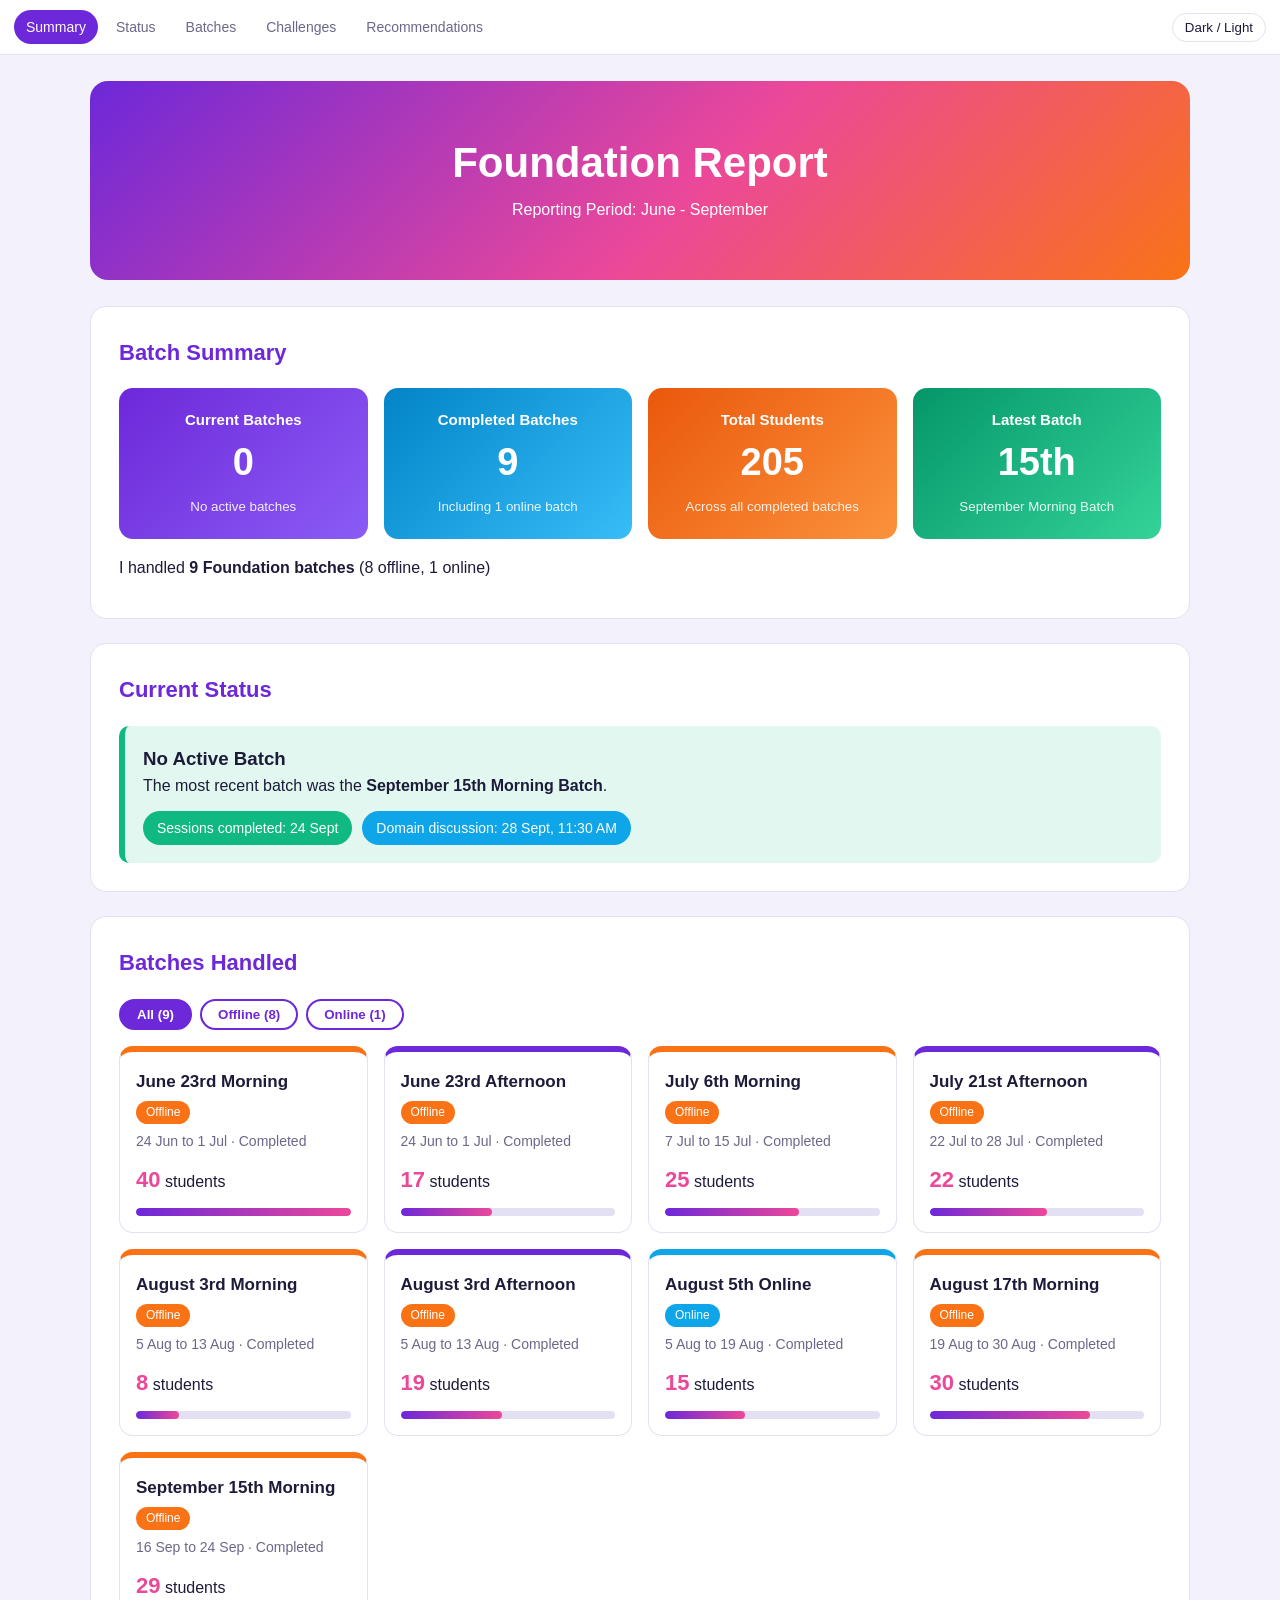
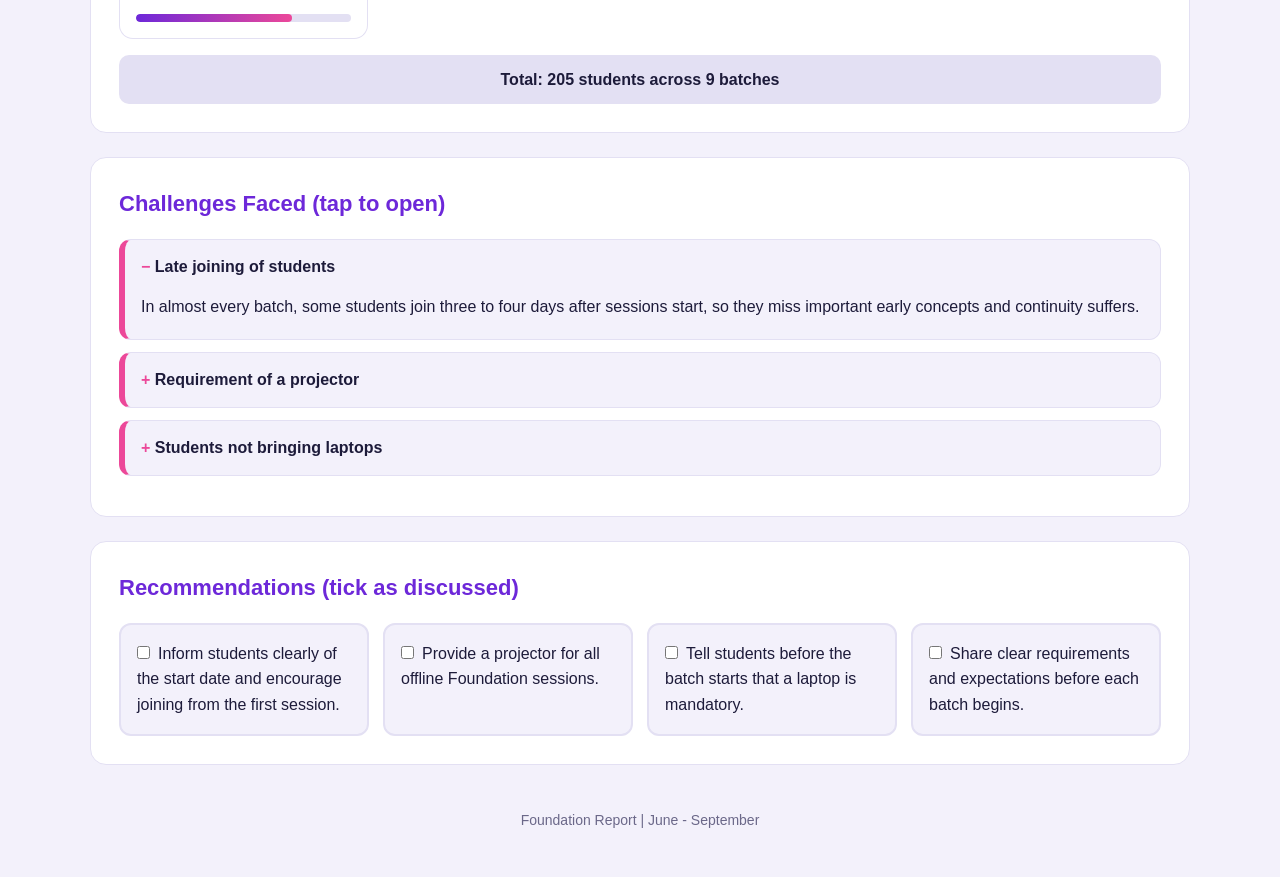
<file: index.html>
<!DOCTYPE html>
<html lang="en">
<head>
<meta charset="UTF-8">
<meta name="viewport" content="width=device-width, initial-scale=1, viewport-fit=cover">
<title>Foundation Mentor Report | June - September</title>
<link rel="stylesheet" href="report.css">
</head>
<body>
<nav>
<a href="#sum">Summary</a><a href="#status">Status</a><a href="#batches">Batches</a><a href="#issues">Challenges</a><a href="#recs">Recommendations</a>
<button id="theme" aria-label="Toggle dark mode">Dark / Light</button>
</nav>
<main>
<header>
<h1>Foundation Report</h1>
<p>Reporting Period: June - September</p>
</header>

<section id="sum">
<h2>Batch Summary</h2>
<div class="grid">
<div class="stat"><h3>Current Batches</h3><p class="n" data-n="0">0</p><small>No active batches</small></div>
<div class="stat"><h3>Completed Batches</h3><p class="n" data-n="9">0</p><small>Including 1 online batch</small></div>
<div class="stat"><h3>Total Students</h3><p class="n" data-n="205">0</p><small>Across all completed batches</small></div>
<div class="stat"><h3>Latest Batch</h3><p class="n">15th</p><small>September Morning Batch</small></div>
</div>
<p style="margin-top:16px">I handled <strong>9 Foundation batches</strong> (8 offline, 1 online)</p>
</section>

<section id="status">
<h2>Current Status</h2>
<div class="status">
<h3>No Active Batch</h3>
<p>The most recent batch was the <strong>September 15th Morning Batch</strong>.</p>
<div class="tl">
<span class="chip">Sessions completed: 24 Sept</span>
<span class="chip next">Domain discussion: 28 Sept, 11:30 AM</span>
</div>
</div>
</section>

<section id="batches">
<h2>Batches Handled</h2>
<div class="filters" id="filters">
<button class="on" data-f="all">All (9)</button>
<button data-f="offline">Offline (8)</button>
<button data-f="online">Online (1)</button>
</div>
<div class="cards" id="cards"></div>
<div class="total">Total: 205 students across 9 batches</div>
</section>

<section id="issues">
<h2>Challenges Faced (tap to open)</h2>
<details open><summary>Late joining of students</summary><div><p>In almost every batch, some students join three to four days after sessions start, so they miss important early concepts and continuity suffers.</p></div></details>
<details><summary>Requirement of a projector</summary><div><p>Showing code and demos on a projector helps everyone follow, especially students without an IT background.</p><p>It beats relying on Google Meet or individual screens because the whole classroom sees the same thing.</p></div></details>
<details><summary>Students not bringing laptops</summary><div><p>Some students don't know they must bring laptops from day one. Foundation sessions include practical coding, so a laptop is essential.</p></div></details>
</section>

<section id="recs">
<h2>Recommendations (tick as discussed)</h2>
<div class="rec">
<label><input type="checkbox"><span>Inform students clearly of the start date and encourage joining from the first session.</span></label>
<label><input type="checkbox"><span>Provide a projector for all offline Foundation sessions.</span></label>
<label><input type="checkbox"><span>Tell students before the batch starts that a laptop is mandatory.</span></label>
<label><input type="checkbox"><span>Share clear requirements and expectations before each batch begins.</span></label>
</div>
</section>

<footer>Foundation Report | June - September</footer>
</main>

<script>
const B=[
["June 23rd Morning","Offline","24 Jun","1 Jul",40],["June 23rd Afternoon","Offline","24 Jun","1 Jul",17],
["July 6th Morning","Offline","7 Jul","15 Jul",25],["July 21st Afternoon","Offline","22 Jul","28 Jul",22],
["August 3rd Morning","Offline","5 Aug","13 Aug",8],["August 3rd Afternoon","Offline","5 Aug","13 Aug",19],
["August 5th Online","Online","5 Aug","19 Aug",15],["August 17th Morning","Offline","19 Aug","30 Aug",30],
["September 15th Morning","Offline","16 Sep","24 Sep",29]];
const cards=document.getElementById("cards");
function draw(f){
cards.innerHTML=B.filter(b=>f==="all"||b[1].toLowerCase()===f).map((b,i)=>
`<div class="bc ${b[1]==="Online"?"online":b[0].includes("Morning")?"Morning":""}"><h3>${b[0]}</h3><span class="tag">${b[1]}</span><p class="dates">${b[2]} to ${b[3]} · Completed</p><p><b>${b[4]}</b> students</p><div class="bar"><i style="width:${b[4]/40*100}%"></i></div></div>`).join("");
}
draw("all");
document.getElementById("filters").onclick=e=>{
const t=e.target.closest("button");if(!t)return;
document.querySelectorAll("#filters button").forEach(x=>x.classList.remove("on"));
t.classList.add("on");draw(t.dataset.f);};
document.querySelectorAll("[data-n]").forEach(el=>{
const end=+el.dataset.n;let s=null;
const step=t=>{s=s||t;const p=Math.min((t-s)/1200,1);el.textContent=Math.round(end*p);if(p<1)requestAnimationFrame(step)};
requestAnimationFrame(step);});
document.getElementById("theme").onclick=()=>{
const r=document.documentElement;
const dark=r.dataset.theme?r.dataset.theme==="dark":matchMedia("(prefers-color-scheme:dark)").matches;
r.dataset.theme=dark?"light":"dark";};
const links=[...document.querySelectorAll("nav a")];
const io=new IntersectionObserver(es=>es.forEach(e=>{if(e.isIntersecting)links.forEach(a=>a.classList.toggle("on",a.getAttribute("href")==="#"+e.target.id))}),{rootMargin:"-40% 0px -55% 0px"});
document.querySelectorAll("section").forEach(s=>io.observe(s));
</script>
</body>
</html>
</file>
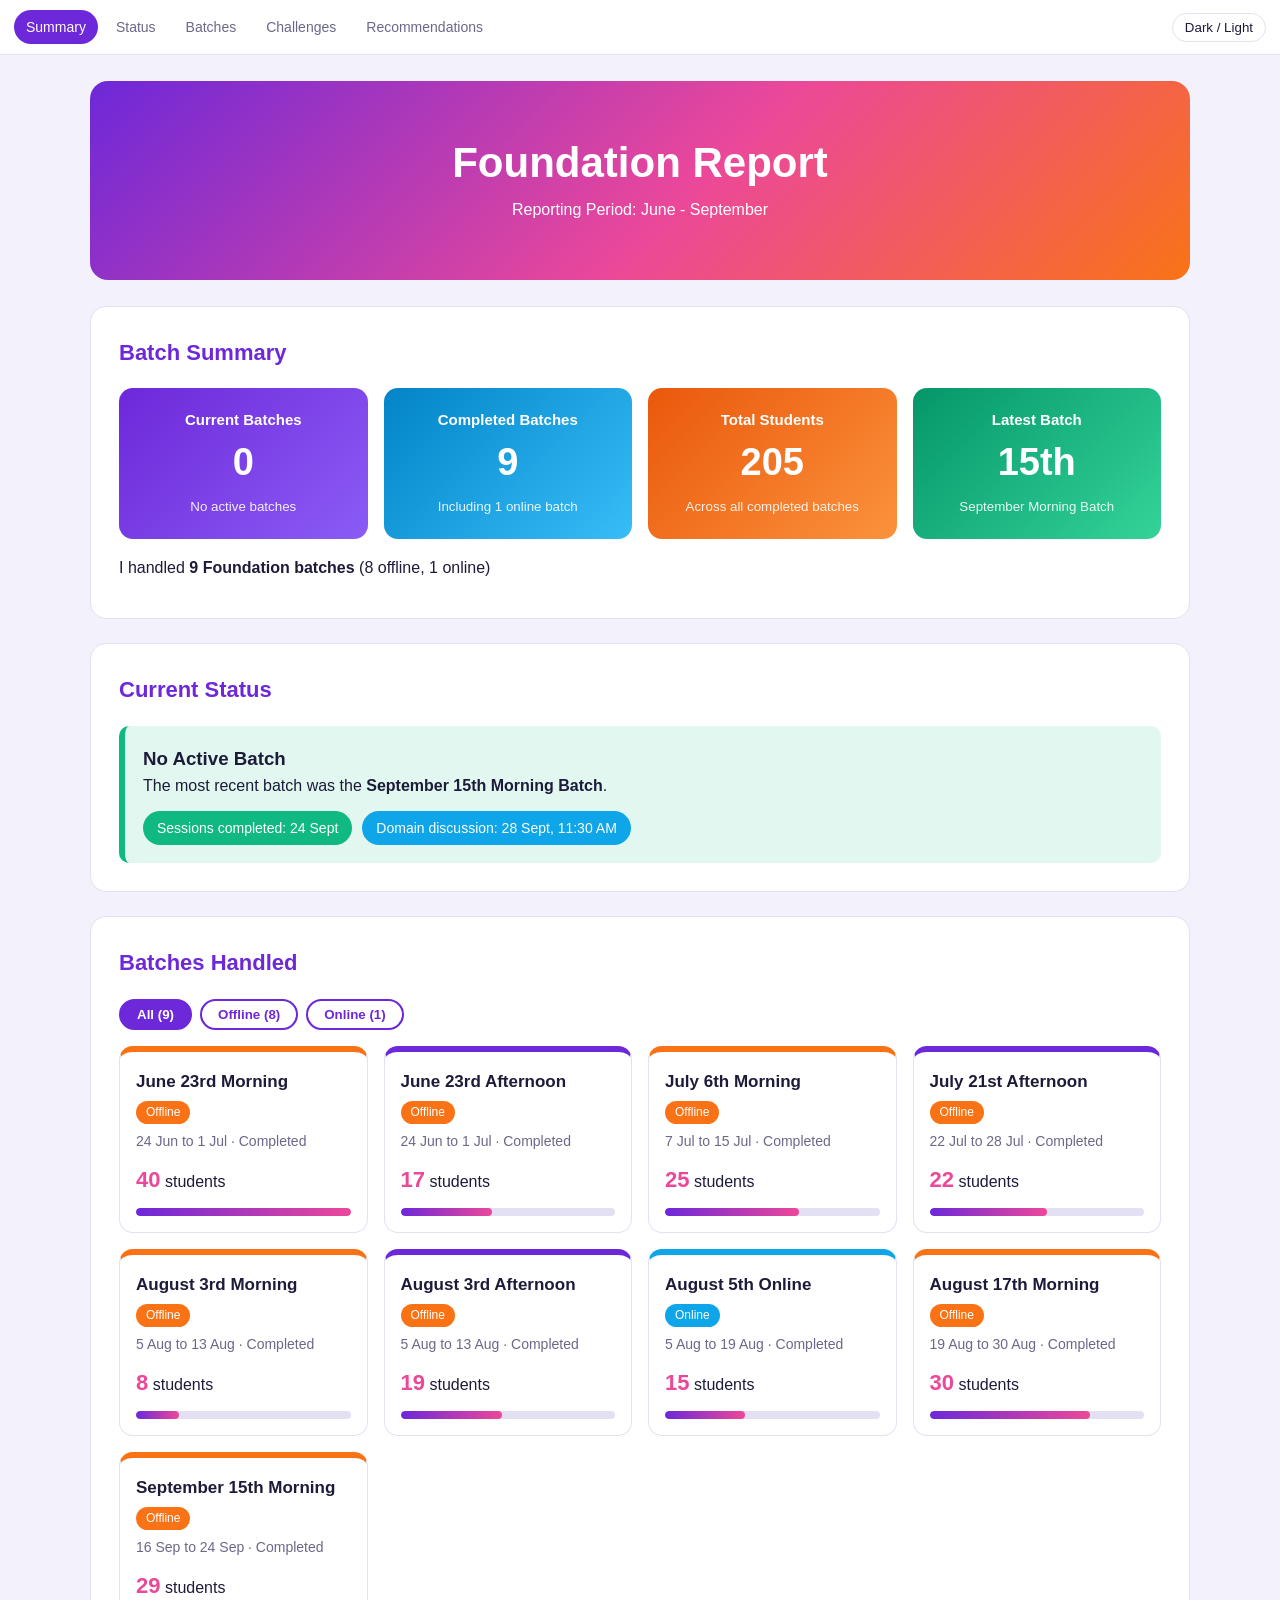
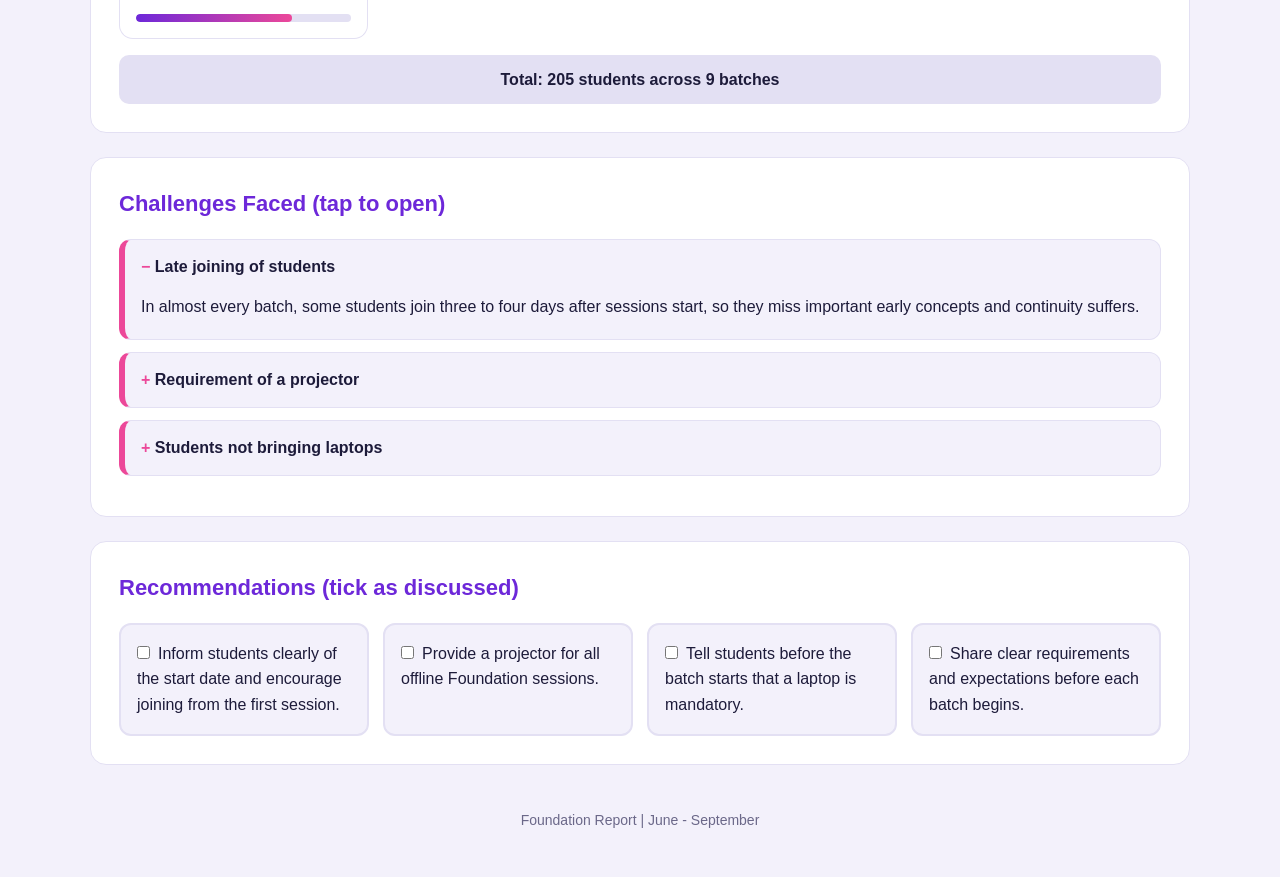
<file: report.html>
<!DOCTYPE html>
<html lang="en">
<head>
<meta charset="UTF-8">
<meta name="viewport" content="width=device-width, initial-scale=1, viewport-fit=cover">
<title>Foundation Mentor Report | June - September</title>
<link rel="stylesheet" href="report.css">
</head>
<body>
<nav>
<a href="#sum">Summary</a><a href="#status">Status</a><a href="#batches">Batches</a><a href="#issues">Challenges</a><a href="#recs">Recommendations</a>
<button id="theme" aria-label="Toggle dark mode">Dark / Light</button>
</nav>
<main>
<header>
<h1>Foundation Report</h1>
<p>Reporting Period: June - September</p>
</header>

<section id="sum">
<h2>Batch Summary</h2>
<div class="grid">
<div class="stat"><h3>Current Batches</h3><p class="n" data-n="0">0</p><small>No active batches</small></div>
<div class="stat"><h3>Completed Batches</h3><p class="n" data-n="9">0</p><small>Including 1 online batch</small></div>
<div class="stat"><h3>Total Students</h3><p class="n" data-n="205">0</p><small>Across all completed batches</small></div>
<div class="stat"><h3>Latest Batch</h3><p class="n">15th</p><small>September Morning Batch</small></div>
</div>
<p style="margin-top:16px">I handled <strong>9 Foundation batches</strong> (8 offline, 1 online)</p>
</section>

<section id="status">
<h2>Current Status</h2>
<div class="status">
<h3>No Active Batch</h3>
<p>The most recent batch was the <strong>September 15th Morning Batch</strong>.</p>
<div class="tl">
<span class="chip">Sessions completed: 24 Sept</span>
<span class="chip next">Domain discussion: 28 Sept, 11:30 AM</span>
</div>
</div>
</section>

<section id="batches">
<h2>Batches Handled</h2>
<div class="filters" id="filters">
<button class="on" data-f="all">All (9)</button>
<button data-f="offline">Offline (8)</button>
<button data-f="online">Online (1)</button>
</div>
<div class="cards" id="cards"></div>
<div class="total">Total: 205 students across 9 batches</div>
</section>

<section id="issues">
<h2>Challenges Faced (tap to open)</h2>
<details open><summary>Late joining of students</summary><div><p>In almost every batch, some students join three to four days after sessions start, so they miss important early concepts and continuity suffers.</p></div></details>
<details><summary>Requirement of a projector</summary><div><p>Showing code and demos on a projector helps everyone follow, especially students without an IT background.</p><p>It beats relying on Google Meet or individual screens because the whole classroom sees the same thing.</p></div></details>
<details><summary>Students not bringing laptops</summary><div><p>Some students don't know they must bring laptops from day one. Foundation sessions include practical coding, so a laptop is essential.</p></div></details>
</section>

<section id="recs">
<h2>Recommendations (tick as discussed)</h2>
<div class="rec">
<label><input type="checkbox"><span>Inform students clearly of the start date and encourage joining from the first session.</span></label>
<label><input type="checkbox"><span>Provide a projector for all offline Foundation sessions.</span></label>
<label><input type="checkbox"><span>Tell students before the batch starts that a laptop is mandatory.</span></label>
<label><input type="checkbox"><span>Share clear requirements and expectations before each batch begins.</span></label>
</div>
</section>

<footer>Foundation Report | June - September</footer>
</main>

<script>
const B=[
["June 23rd Morning","Offline","24 Jun","1 Jul",40],["June 23rd Afternoon","Offline","24 Jun","1 Jul",17],
["July 6th Morning","Offline","7 Jul","15 Jul",25],["July 21st Afternoon","Offline","22 Jul","28 Jul",22],
["August 3rd Morning","Offline","5 Aug","13 Aug",8],["August 3rd Afternoon","Offline","5 Aug","13 Aug",19],
["August 5th Online","Online","5 Aug","19 Aug",15],["August 17th Morning","Offline","19 Aug","30 Aug",30],
["September 15th Morning","Offline","16 Sep","24 Sep",29]];
const cards=document.getElementById("cards");
function draw(f){
cards.innerHTML=B.filter(b=>f==="all"||b[1].toLowerCase()===f).map((b,i)=>
`<div class="bc ${b[1]==="Online"?"online":b[0].includes("Morning")?"Morning":""}"><h3>${b[0]}</h3><span class="tag">${b[1]}</span><p class="dates">${b[2]} to ${b[3]} · Completed</p><p><b>${b[4]}</b> students</p><div class="bar"><i style="width:${b[4]/40*100}%"></i></div></div>`).join("");
}
draw("all");
document.getElementById("filters").onclick=e=>{
const t=e.target.closest("button");if(!t)return;
document.querySelectorAll("#filters button").forEach(x=>x.classList.remove("on"));
t.classList.add("on");draw(t.dataset.f);};
document.querySelectorAll("[data-n]").forEach(el=>{
const end=+el.dataset.n;let s=null;
const step=t=>{s=s||t;const p=Math.min((t-s)/1200,1);el.textContent=Math.round(end*p);if(p<1)requestAnimationFrame(step)};
requestAnimationFrame(step);});
document.getElementById("theme").onclick=()=>{
const r=document.documentElement;
const dark=r.dataset.theme?r.dataset.theme==="dark":matchMedia("(prefers-color-scheme:dark)").matches;
r.dataset.theme=dark?"light":"dark";};
const links=[...document.querySelectorAll("nav a")];
const io=new IntersectionObserver(es=>es.forEach(e=>{if(e.isIntersecting)links.forEach(a=>a.classList.toggle("on",a.getAttribute("href")==="#"+e.target.id))}),{rootMargin:"-40% 0px -55% 0px"});
document.querySelectorAll("section").forEach(s=>io.observe(s));
</script>
</body>
</html>
</file>
<file: report.css>
:root{--bg:#f3f1fb;--card:#fff;--ink:#1d1b3a;--mute:#6b6889;--line:#e3e0f3;--c1:#6d28d9;--c2:#0ea5e9;--c3:#f97316;--c4:#10b981;--c5:#ec4899;
box-sizing:border-box;padding-top:env(safe-area-inset-top,0px);padding-bottom:env(safe-area-inset-bottom,0px)}
@media (prefers-color-scheme:dark){:root:not([data-theme="light"]){--bg:#14122b;--card:#1f1c3f;--ink:#f1efff;--mute:#a9a5cf;--line:#34305f}}
:root[data-theme="dark"]{--bg:#14122b;--card:#1f1c3f;--ink:#f1efff;--mute:#a9a5cf;--line:#34305f}
*{margin:0;padding:0;box-sizing:border-box}
html{scroll-behavior:smooth;scroll-padding-top:70px}
body{font-family:"Trebuchet MS",Verdana,sans-serif;background:var(--bg);color:var(--ink);line-height:1.6}
nav{position:sticky;top:0;z-index:5;display:flex;gap:6px;align-items:center;padding:10px 14px;background:var(--card);border-bottom:1px solid var(--line);overflow-x:auto}
nav a{flex:none;padding:6px 12px;border-radius:20px;color:var(--mute);text-decoration:none;font-size:14px}
nav a:hover,nav a.on{background:var(--c1);color:#fff}
#theme{margin-left:auto;flex:none;border:1px solid var(--line);background:none;color:var(--ink);border-radius:20px;padding:6px 12px;cursor:pointer}
main{width:92%;max-width:1100px;margin:26px auto}
header{background:linear-gradient(135deg,var(--c1),var(--c5) 55%,var(--c3));color:#fff;text-align:center;padding:48px 20px;border-radius:18px;margin-bottom:26px}
header h1{font-size:clamp(28px,6vw,42px)}
section{background:var(--card);padding:28px;margin-bottom:24px;border-radius:16px;border:1px solid var(--line)}
h2{font-size:22px;margin-bottom:18px;color:var(--c1)}
p{margin-bottom:10px}
.grid{display:grid;grid-template-columns:repeat(4,1fr);gap:16px}
.stat{border-radius:14px;padding:20px;text-align:center;color:#fff}
.stat:nth-child(1){background:linear-gradient(135deg,#6d28d9,#8b5cf6)}
.stat:nth-child(2){background:linear-gradient(135deg,#0284c7,#38bdf8)}
.stat:nth-child(3){background:linear-gradient(135deg,#ea580c,#fb923c)}
.stat:nth-child(4){background:linear-gradient(135deg,#059669,#34d399)}
.stat .n{font-size:38px;font-weight:bold;margin:0}
.stat h3{font-size:15px}.stat small{opacity:.9}
.status{border-left:6px solid var(--c4);background:color-mix(in srgb,var(--c4) 12%,var(--card));padding:18px;border-radius:10px}
.tl{display:flex;flex-wrap:wrap;gap:10px;margin-top:12px}
.chip{padding:6px 14px;border-radius:20px;background:var(--c4);color:#fff;font-size:14px}
.chip.next{background:var(--c2)}
.filters{display:flex;flex-wrap:wrap;gap:8px;margin-bottom:16px}
.filters button{border:2px solid var(--c1);background:none;color:var(--c1);padding:6px 16px;border-radius:20px;cursor:pointer;font-weight:bold}
.filters button.on{background:var(--c1);color:#fff}
.cards{display:grid;grid-template-columns:repeat(auto-fill,minmax(240px,1fr));gap:16px}
.bc{border-radius:14px;border:1px solid var(--line);border-top:6px solid var(--c1);padding:16px;background:var(--card);transition:transform .2s,box-shadow .2s}
.bc:hover{transform:translateY(-4px);box-shadow:0 8px 20px rgba(109,40,217,.2)}
.bc.online{border-top-color:var(--c2)}
.bc.Morning{border-top-color:var(--c3)}
.bc h3{font-size:17px}
.tag{display:inline-block;font-size:12px;padding:2px 10px;border-radius:12px;background:var(--c3);color:#fff;margin:6px 0}
.bc.online .tag{background:var(--c2)}
.bc .dates{color:var(--mute);font-size:14px}
.bar{height:8px;background:var(--line);border-radius:6px;margin-top:10px;overflow:hidden}
.bar i{display:block;height:100%;background:linear-gradient(90deg,var(--c1),var(--c5));border-radius:6px}
.bc b{font-size:22px;color:var(--c5)}
.total{margin-top:16px;text-align:center;font-weight:bold;padding:12px;border-radius:10px;background:var(--line)}
.list{list-style:none}
.list li{padding:10px 14px;margin-bottom:8px;border-radius:10px;background:var(--bg);border-left:5px solid var(--c2)}
details{border:1px solid var(--line);border-left:6px solid var(--c5);border-radius:12px;margin-bottom:12px;background:var(--bg)}
summary{cursor:pointer;padding:14px 16px;font-weight:bold;list-style:none}
summary::before{content:"+ ";color:var(--c5)}
details[open] summary::before{content:"− "}
details div{padding:0 16px 10px}
.rec{display:grid;grid-template-columns:repeat(auto-fit,minmax(220px,1fr));gap:14px}
.rec label{display:block;padding:16px;border-radius:12px;background:var(--bg);border:2px solid var(--line);cursor:pointer}
.rec input{margin-right:8px;accent-color:var(--c4)}
.rec input:checked+span{color:var(--c4);text-decoration:line-through}
footer{text-align:center;color:var(--mute);padding:20px;font-size:14px}
:focus-visible{outline:3px solid var(--c2);outline-offset:2px}
@media(max-width:900px){.grid{grid-template-columns:repeat(2,1fr)}}
@media(max-width:560px){.grid{grid-template-columns:1fr}section{padding:20px}}
</file>
